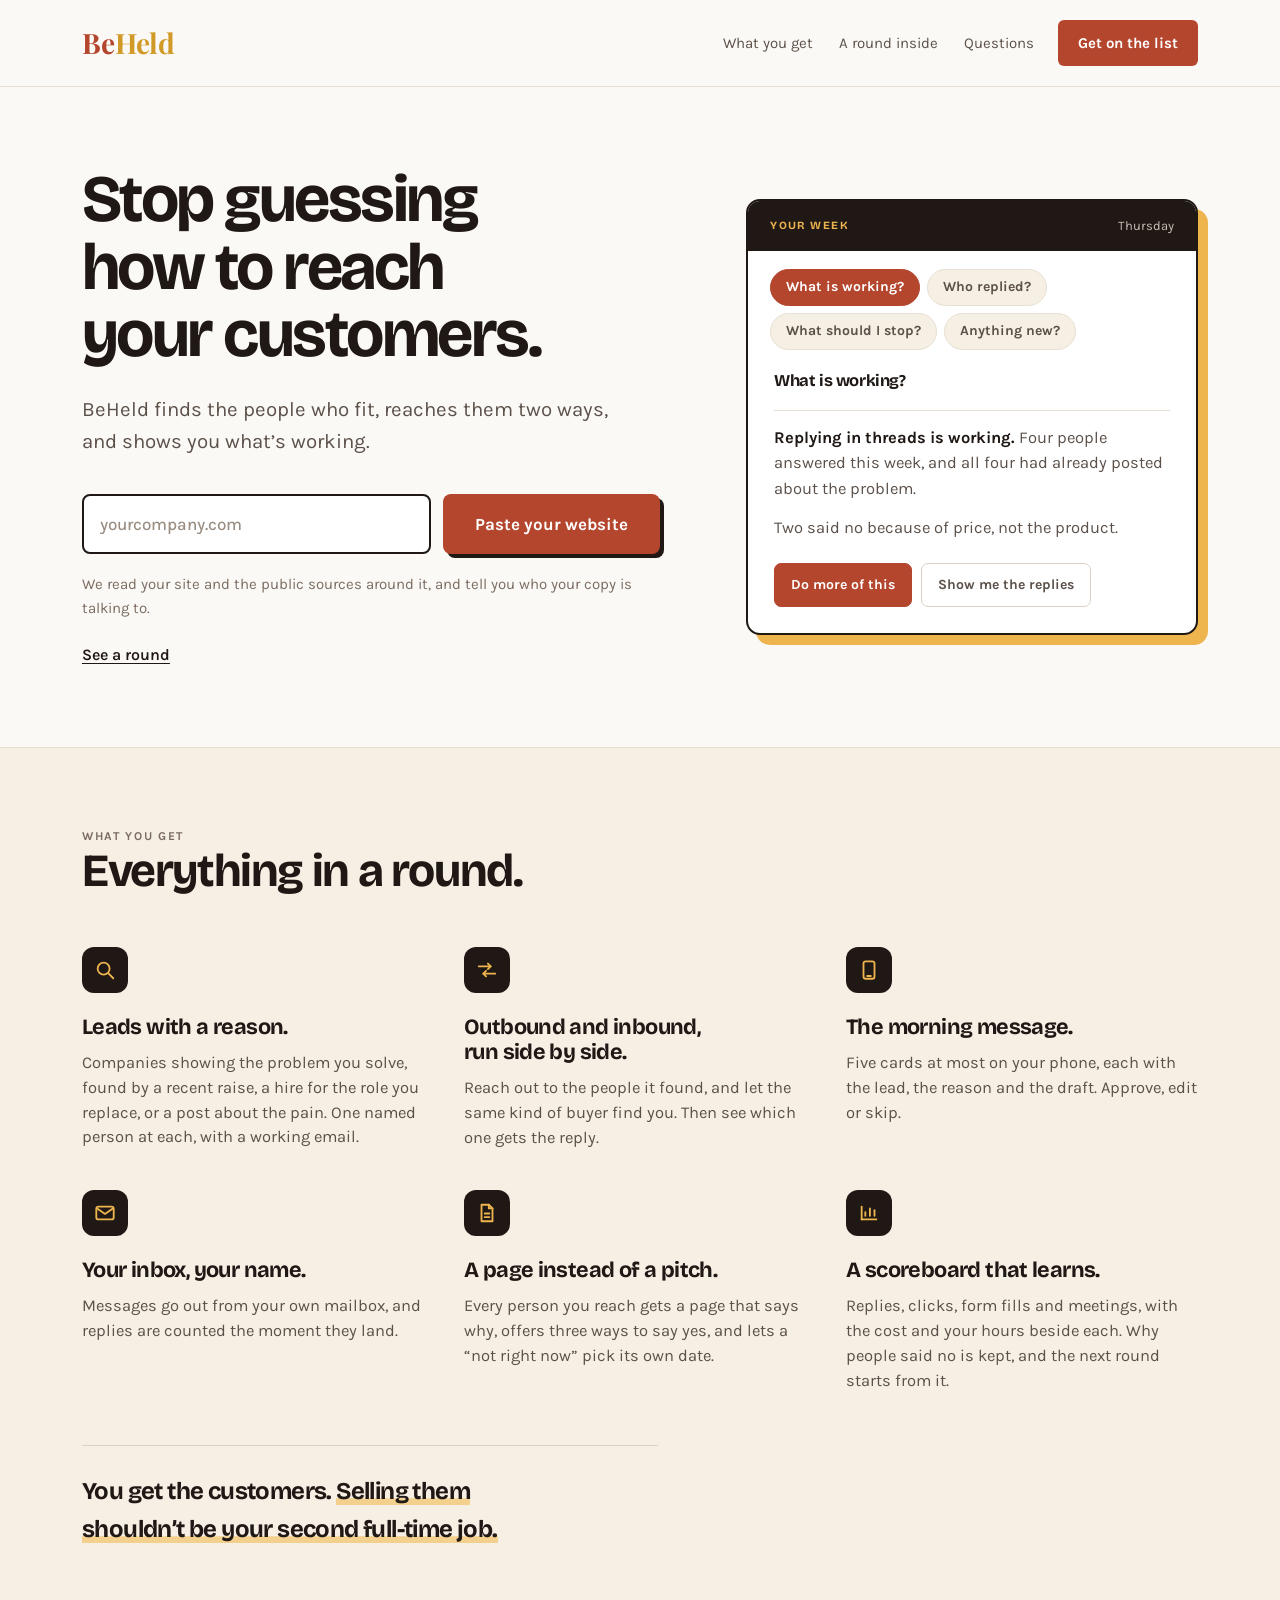
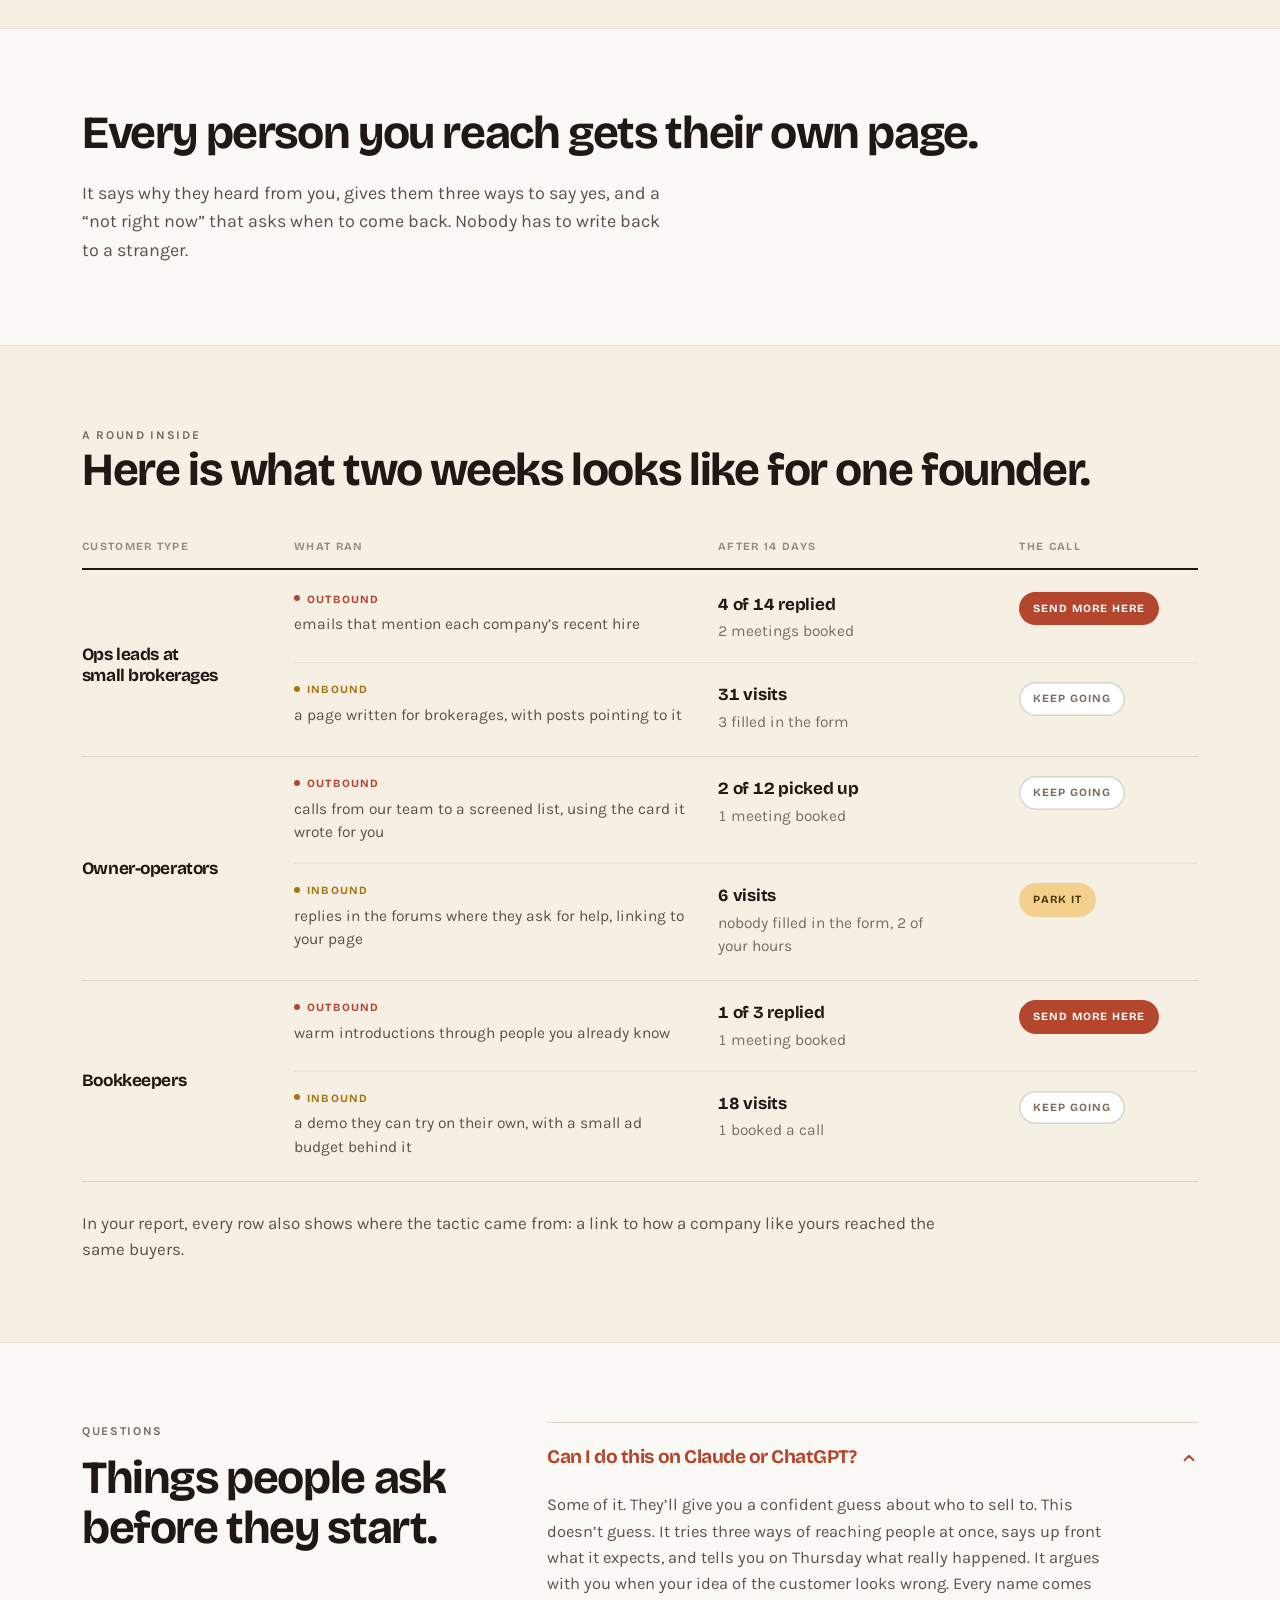
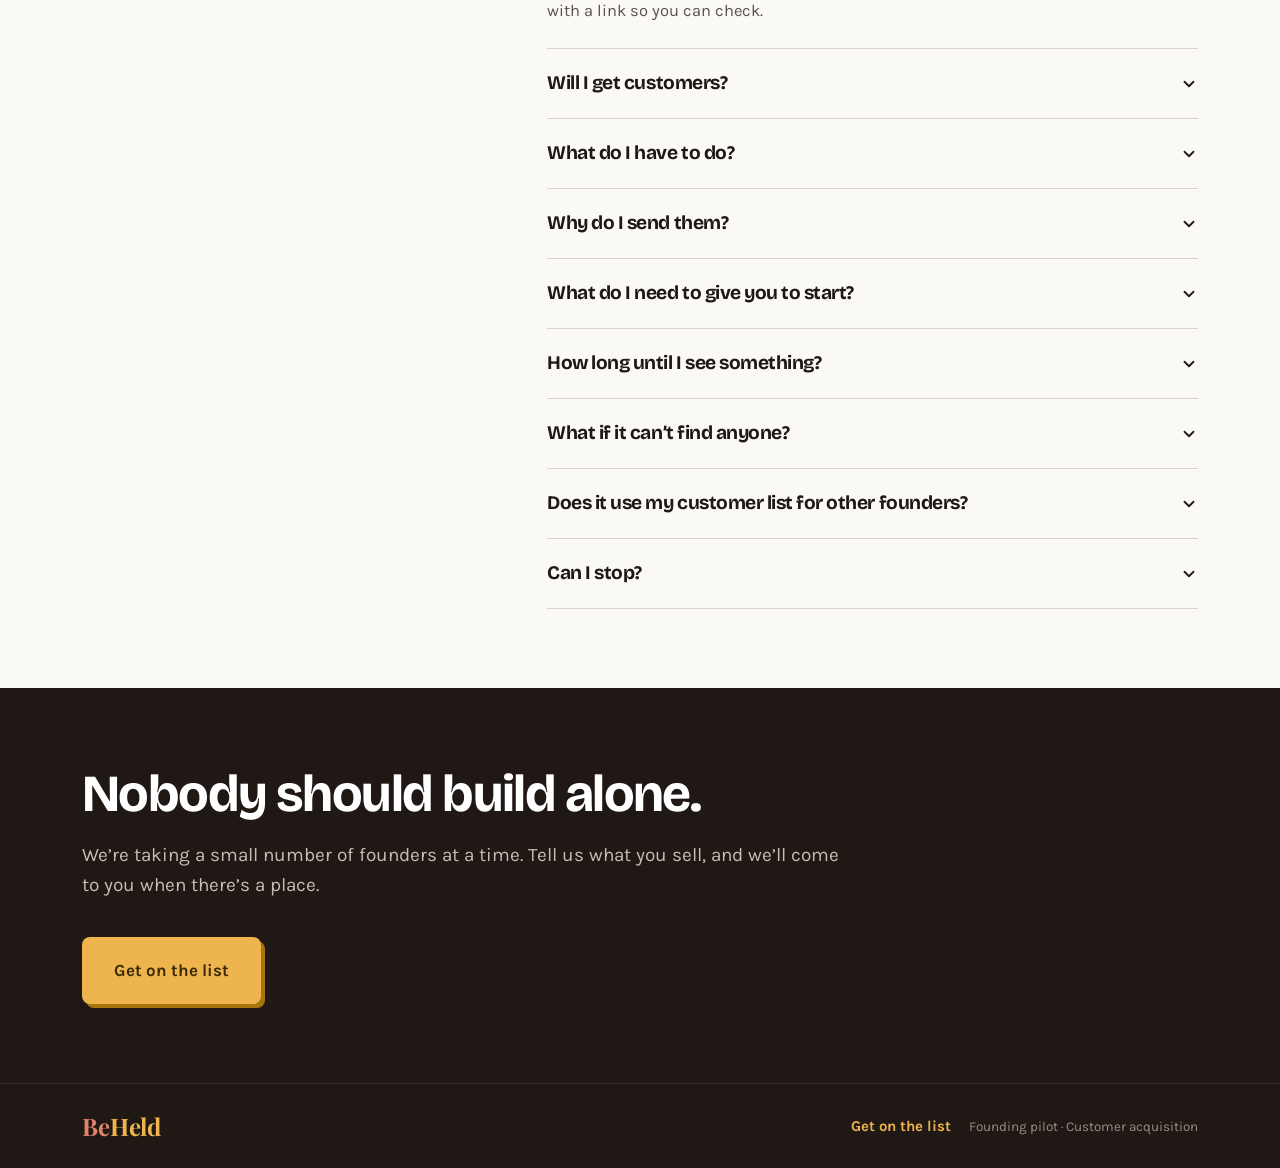
<file: index.html>
<!DOCTYPE html>
<html lang="en">
<head>
<meta charset="UTF-8">
<meta name="viewport" content="width=device-width, initial-scale=1.0">
<title>BeHeld · Stop guessing how to reach your customers.</title>
<meta name="description" content="BeHeld finds the people who fit, reaches them two ways, and shows you what’s working. Nothing goes out unless you have read it and sent it yourself.">
<link rel="canonical" href="https://beheld.tech/">
<meta name="theme-color" content="#FBF9F5">

<!-- Social sharing -->
<meta property="og:type" content="website">
<meta property="og:site_name" content="BeHeld">
<meta property="og:url" content="https://beheld.tech/">
<meta property="og:title" content="BeHeld · Stop guessing how to reach your customers.">
<meta property="og:description" content="BeHeld finds the people who fit, reaches them two ways, and shows you what’s working. Nothing goes out unless you have read it and sent it yourself.">
<meta property="og:image" content="https://beheld.tech/assets/img/og-waitlist.png">
<meta property="og:image:width" content="1200">
<meta property="og:image:height" content="630">
<meta property="og:image:alt" content="BeHeld · stop guessing how to reach your customers. It finds the people who fit, reaches them two ways, and shows you what is working.">
<meta name="twitter:card" content="summary_large_image">
<meta name="twitter:title" content="BeHeld · Stop guessing how to reach your customers.">
<meta name="twitter:description" content="BeHeld finds the people who fit, reaches them two ways, and shows you what’s working. Nothing goes out unless you have read it and sent it yourself.">
<meta name="twitter:image" content="https://beheld.tech/assets/img/og-waitlist.png">

<link rel="icon" href="assets/img/favicon.svg" type="image/svg+xml">
<link rel="apple-touch-icon" href="assets/img/apple-touch-icon.png">

<link rel="preconnect" href="https://fonts.googleapis.com">
<link rel="preconnect" href="https://fonts.gstatic.com" crossorigin>
<link href="https://fonts.googleapis.com/css2?family=Bricolage+Grotesque:opsz,wght@12..96,400..800&family=Karla:ital,wght@0,400;0,500;0,600;0,700;1,400&family=Playfair+Display:ital,wght@0,700;1,700&display=swap" rel="stylesheet">
<link rel="stylesheet" href="assets/css/styles.css?v=27">
<script src="assets/js/scan.js?v=3" defer></script>
</head>
<body>
<a class="skip" href="#main">Skip to content</a>

<!-- ══ NAV ══ -->
<header class="nav">
  <div class="wrap nav__inner">
    <a class="logo" href="#top"><b>Be</b><i>Held</i></a>
    <nav class="nav__links" aria-label="Primary">
      <a href="#what">What you get</a>
      <a href="#week">A round inside</a>
      <a href="#faq">Questions</a>
    </nav>
    <a class="nav__cta" href="https://tally.so/r/QK9bQG">Get on the list</a>
  </div>
</header>

<main id="main">

<!-- ══ 1 · HERO ══
     The form is the scan: paste a website, see who its copy is talking to.
     assets/js/scan.js runs it; without scripts the form opens the scan page
     on api.beheld.tech instead. When a scan finishes, the form gives way to
     the scan card (#scan-result), built by the script in the "Your week"
     card's style, and the "Your week" card is hidden until "Scan another
     site". The "Your week" card is still a radio group, not a script (see
     the .week block in the stylesheet). -->
<section class="section hero" id="top">
  <div class="wrap hero__inner">
    <div>
      <h1>Stop guessing how to reach your customers.</h1>
      <p class="hero__lede">BeHeld finds the people who fit, reaches them two ways, and shows you what’s working.</p>
      <div id="scan-start">
      <form class="scan-form" id="scan-form" action="https://api.beheld.tech/scan" method="get" novalidate>
        <input class="scan-input" id="scan-url" name="url" type="text" inputmode="url" autocomplete="url" autocapitalize="off" spellcheck="false" placeholder="yourcompany.com" aria-label="Your website">
        <button class="btn btn--primary" id="scan-go" type="submit">Paste your website</button>
      </form>
      <p class="fine">We read your site and the public sources around it, and tell you who your copy is talking to.</p>
      <ol class="scan-steps" id="scan-steps" hidden>
        <li>Reading your site</li>
        <li>Checking public sources</li>
        <li>Ranking buyers</li>
      </ol>
      <p class="scan-error" id="scan-error" hidden></p>
      <p class="hero__more"><a href="#week">See a round</a></p>
      </div>
      <div class="scan-result" id="scan-result" hidden></div>
      <!-- Everything the page changes on its own is also said here, once. -->
      <p class="visually-hidden" id="scan-live" aria-live="polite"></p>
    </div>

    <div class="week" id="week-card">
      <input class="week__in" type="radio" name="week" id="wk1" checked>
      <input class="week__in" type="radio" name="week" id="wk2">
      <input class="week__in" type="radio" name="week" id="wk3">
      <input class="week__in" type="radio" name="week" id="wk4">

      <div class="week__bar"><b>Your week</b><span>Thursday</span></div>

      <div class="week__tabs" role="tablist">
        <label for="wk1">What is working?</label>
        <label for="wk2">Who replied?</label>
        <label for="wk3">What should I stop?</label>
        <label for="wk4">Anything new?</label>
      </div>

      <div class="week__body">
        <div class="week__p">
          <p class="week__q">What is working?</p>
          <p><b>Replying in threads is working.</b> Four people answered this week, and all four had already posted about the problem.</p>
          <p>Two said no because of price, not the product.</p>
          <div class="week__acts"><a href="#week">Do more of this</a><a href="#week">Show me the replies</a></div>
        </div>
        <div class="week__p">
          <p class="week__q">Who replied?</p>
          <p><b>Four people replied, and two are worth a call.</b> Two run operations at small brokerages, one is an owner-operator, and one you already knew.</p>
          <p>The drafts are written and waiting for you to read.</p>
          <div class="week__acts"><a href="#week">Read the drafts</a><a href="#week">See all four</a></div>
        </div>
        <div class="week__p">
          <p class="week__q">What should I stop?</p>
          <p><b>Stop the warm introductions to bookkeepers.</b> Three went out, nothing came back, and nobody in that group talks about this in public.</p>
          <p>The next group is ready whenever you say so.</p>
          <div class="week__acts"><a href="#week">Park it</a><a href="#week">Leave it running</a></div>
        </div>
        <div class="week__p">
          <p class="week__q">Anything new?</p>
          <p><b>A kind of customer turned up that you had not listed.</b> Dispatchers at brokerages that outsource their bookkeeping have the same problem, and they decide faster.</p>
          <p>It can start looking at them next week.</p>
          <div class="week__acts"><a href="#week">Add it</a><a href="#week">Not now</a></div>
        </div>
      </div>
    </div>
  </div>
</section>

<!-- ══ 2 · WHAT YOU GET ══ -->
<section class="section band" id="what">
  <div class="wrap">
    <p class="eyebrow">What you get</p>
    <h2>Everything in a round.</h2>

    <div class="four">
      <div>
        <span class="four__i"><svg width="22" height="22" viewBox="0 0 24 24" fill="none" stroke="#EEB44D" stroke-width="2" stroke-linecap="round" stroke-linejoin="round" aria-hidden="true"><circle cx="10.5" cy="10.5" r="6.5"/><path d="M15.5 15.5 21 21"/></svg></span>
        <h3>Leads with a reason.</h3>
        <p>Companies showing the problem you solve, found by a recent raise, a hire for the role you replace, or a post about the pain. One named person at each, with a working email.</p>
      </div>
      <div>
        <span class="four__i"><svg width="22" height="22" viewBox="0 0 24 24" fill="none" stroke="#EEB44D" stroke-width="2" stroke-linecap="round" stroke-linejoin="round" aria-hidden="true"><path d="M3 8h13"/><path d="m13 5 3 3-3 3"/><path d="M21 16H8"/><path d="m11 13-3 3 3 3"/></svg></span>
        <h3>Outbound and inbound, run side by side.</h3>
        <p>Reach out to the people it found, and let the same kind of buyer find you. Then see which one gets the reply.</p>
      </div>
      <div>
        <span class="four__i"><svg width="22" height="22" viewBox="0 0 24 24" fill="none" stroke="#EEB44D" stroke-width="2" stroke-linecap="round" stroke-linejoin="round" aria-hidden="true"><rect x="6" y="2.5" width="12" height="19" rx="2.5"/><path d="M10 18.5h4"/></svg></span>
        <h3>The morning message.</h3>
        <p>Five cards at most on your phone, each with the lead, the reason and the draft. Approve, edit or skip.</p>
      </div>
      <div>
        <span class="four__i"><svg width="22" height="22" viewBox="0 0 24 24" fill="none" stroke="#EEB44D" stroke-width="2" stroke-linecap="round" stroke-linejoin="round" aria-hidden="true"><rect x="2.5" y="5" width="19" height="14" rx="2.5"/><path d="m3.5 7 8.5 6 8.5-6"/></svg></span>
        <h3>Your inbox, your name.</h3>
        <p>Messages go out from your own mailbox, and replies are counted the moment they land.</p>
      </div>
      <div>
        <span class="four__i"><svg width="22" height="22" viewBox="0 0 24 24" fill="none" stroke="#EEB44D" stroke-width="2" stroke-linecap="round" stroke-linejoin="round" aria-hidden="true"><path d="M6 3h8l4 4v14H6z"/><path d="M14 3v4h4"/><path d="M9.5 12.5h5"/><path d="M9.5 16.5h5"/></svg></span>
        <h3>A page instead of a pitch.</h3>
        <p>Every person you reach gets a page that says why, offers three ways to say yes, and lets a “not right now” pick its own date.</p>
      </div>
      <div>
        <span class="four__i"><svg width="22" height="22" viewBox="0 0 24 24" fill="none" stroke="#EEB44D" stroke-width="2" stroke-linecap="round" stroke-linejoin="round" aria-hidden="true"><path d="M4 19V5"/><path d="M4 19h16"/><path d="M8 15V11"/><path d="M13 15V7"/><path d="M18 15v-6"/></svg></span>
        <h3>A scoreboard that learns.</h3>
        <p>Replies, clicks, form fills and meetings, with the cost and your hours beside each. Why people said no is kept, and the next round starts from it.</p>
      </div>
    </div>

    <p class="four__foot">You get the customers. <em>Selling them shouldn’t be your second full-time job.</em></p>
  </div>
</section>

<!-- ══ 3 · THE PAGE ══ -->
<section class="section" id="page">
  <div class="wrap">
    <h2>Every person you reach gets their own page.</h2>
    <p class="lede stmt">It says why they heard from you, gives them three ways to say yes, and a “not right now” that asks when to come back. Nobody has to write back to a stranger.</p>
  </div>
</section>

<!-- ══ 4 · A ROUND INSIDE ══
     The eyebrow says one founder and no real company is named, because no
     round has produced data yet. When one has, name it, swap in the real
     numbers, and change the eyebrow. Do not do one without the others. -->
<section class="section band" id="week">
  <div class="wrap">
    <p class="eyebrow">A round inside</p>
    <h2>Here is what two weeks looks like for one founder.</h2>

    <div class="round__wrap">
      <table class="round">
        <colgroup><col class="c-who"><col class="c-ran"><col class="c-res"><col class="c-call"></colgroup>
        <thead>
          <tr>
            <th scope="col">Customer type</th>
            <th scope="col">What ran</th>
            <th scope="col">After 14 days</th>
            <th scope="col">The call</th>
          </tr>
        </thead>
        <tbody>
          <tr>
            <th class="round__who" scope="rowgroup" rowspan="2">Ops leads at small brokerages</th>
            <td class="round__ran" data-l="What ran"><span class="chan chan--out">Outbound</span>emails that mention each company’s recent hire</td>
            <td class="round__res" data-l="After 14 days"><b>4 of 14 replied</b><span>2 meetings booked</span></td>
            <td class="round__call" data-l="The call"><span class="verd verd--go">Send more here</span></td>
          </tr>
          <tr>
            <td class="round__ran" data-l="What ran"><span class="chan chan--in">Inbound</span>a page written for brokerages, with posts pointing to it</td>
            <td class="round__res" data-l="After 14 days"><b>31 visits</b><span>3 filled in the form</span></td>
            <td class="round__call" data-l="The call"><span class="verd verd--keep">Keep going</span></td>
          </tr>
        </tbody>
        <tbody>
          <tr>
            <th class="round__who" scope="rowgroup" rowspan="2">Owner-operators</th>
            <td class="round__ran" data-l="What ran"><span class="chan chan--out">Outbound</span>calls from our team to a screened list, using the card it wrote for you</td>
            <td class="round__res" data-l="After 14 days"><b>2 of 12 picked up</b><span>1 meeting booked</span></td>
            <td class="round__call" data-l="The call"><span class="verd verd--keep">Keep going</span></td>
          </tr>
          <tr>
            <td class="round__ran" data-l="What ran"><span class="chan chan--in">Inbound</span>replies in the forums where they ask for help, linking to your page</td>
            <td class="round__res" data-l="After 14 days"><b>6 visits</b><span>nobody filled in the form, 2 of your hours</span></td>
            <td class="round__call" data-l="The call"><span class="verd verd--park">Park it</span></td>
          </tr>
        </tbody>
        <tbody>
          <tr>
            <th class="round__who" scope="rowgroup" rowspan="2">Bookkeepers</th>
            <td class="round__ran" data-l="What ran"><span class="chan chan--out">Outbound</span>warm introductions through people you already know</td>
            <td class="round__res" data-l="After 14 days"><b>1 of 3 replied</b><span>1 meeting booked</span></td>
            <td class="round__call" data-l="The call"><span class="verd verd--go">Send more here</span></td>
          </tr>
          <tr>
            <td class="round__ran" data-l="What ran"><span class="chan chan--in">Inbound</span>a demo they can try on their own, with a small ad budget behind it</td>
            <td class="round__res" data-l="After 14 days"><b>18 visits</b><span>1 booked a call</span></td>
            <td class="round__call" data-l="The call"><span class="verd verd--keep">Keep going</span></td>
          </tr>
        </tbody>
      </table>
    </div>

    <p class="board__foot">In your report, every row also shows where the tactic came from: a link to how a company like yours reached the same buyers.</p>
  </div>
</section>

<!-- ══ 5 · QUESTIONS ══ -->
<section class="section" id="faq">
  <div class="wrap qa__inner">
    <div>
      <p class="eyebrow">Questions</p>
      <h2>Things people ask before they start.</h2>
    </div>

    <div class="faq">
      <details open>
        <summary>Can I do this on Claude or ChatGPT?<svg class="chev" width="18" height="18" viewBox="0 0 24 24" fill="none" stroke="currentColor" stroke-width="2.4" stroke-linecap="round" stroke-linejoin="round" aria-hidden="true"><path d="m6 9 6 6 6-6"/></svg></summary>
        <p class="faq__a">Some of it. They’ll give you a confident guess about who to sell to. This doesn’t guess. It tries three ways of reaching people at once, says up front what it expects, and tells you on Thursday what really happened. It argues with you when your idea of the customer looks wrong. Every name comes with a link so you can check.</p>
      </details>
      <details>
        <summary>Will I get customers?<svg class="chev" width="18" height="18" viewBox="0 0 24 24" fill="none" stroke="currentColor" stroke-width="2.4" stroke-linecap="round" stroke-linejoin="round" aria-hidden="true"><path d="m6 9 6 6 6-6"/></svg></summary>
        <p class="faq__a">Nobody can promise that, and you should be wary of anyone who does. What you’ll get is real people who fit, a way of reaching them that you’ve seen work, and a clear answer if it isn’t working, so you change the offer or the customer instead of guessing for another month.</p>
      </details>
      <details>
        <summary>What do I have to do?<svg class="chev" width="18" height="18" viewBox="0 0 24 24" fill="none" stroke="currentColor" stroke-width="2.4" stroke-linecap="round" stroke-linejoin="round" aria-hidden="true"><path d="m6 9 6 6 6-6"/></svg></summary>
        <p class="faq__a">About twenty minutes a week. You read what it found, say yes or no, and send the messages yourself.</p>
      </details>
      <details>
        <summary>Why do I send them?<svg class="chev" width="18" height="18" viewBox="0 0 24 24" fill="none" stroke="currentColor" stroke-width="2.4" stroke-linecap="round" stroke-linejoin="round" aria-hidden="true"><path d="m6 9 6 6 6-6"/></svg></summary>
        <p class="faq__a">Because it’s your name. Nothing goes out that you haven’t read.</p>
      </details>
      <details>
        <summary>What do I need to give you to start?<svg class="chev" width="18" height="18" viewBox="0 0 24 24" fill="none" stroke="currentColor" stroke-width="2.4" stroke-linecap="round" stroke-linejoin="round" aria-hidden="true"><path d="m6 9 6 6 6-6"/></svg></summary>
        <p class="faq__a">What you built, who you think will buy it, and any customers or contacts you already have. If you have none, that’s fine. It starts from your website.</p>
      </details>
      <details>
        <summary>How long until I see something?<svg class="chev" width="18" height="18" viewBox="0 0 24 24" fill="none" stroke="currentColor" stroke-width="2.4" stroke-linecap="round" stroke-linejoin="round" aria-hidden="true"><path d="m6 9 6 6 6-6"/></svg></summary>
        <p class="faq__a">The first list within a couple of days. The first Thursday report a week after that. Two weeks to know which way of reaching people works.</p>
      </details>
      <details>
        <summary>What if it can’t find anyone?<svg class="chev" width="18" height="18" viewBox="0 0 24 24" fill="none" stroke="currentColor" stroke-width="2.4" stroke-linecap="round" stroke-linejoin="round" aria-hidden="true"><path d="m6 9 6 6 6-6"/></svg></summary>
        <p class="faq__a">It tells you. A customer nobody’s talking about is worth knowing early, and it’ll suggest who to look at instead.</p>
      </details>
      <details>
        <summary>Does it use my customer list for other founders?<svg class="chev" width="18" height="18" viewBox="0 0 24 24" fill="none" stroke="currentColor" stroke-width="2.4" stroke-linecap="round" stroke-linejoin="round" aria-hidden="true"><path d="m6 9 6 6 6-6"/></svg></summary>
        <p class="faq__a">No. What it learns about your customers stays with you. What it learns about which tactics work is shared without names.</p>
      </details>
      <details>
        <summary>Can I stop?<svg class="chev" width="18" height="18" viewBox="0 0 24 24" fill="none" stroke="currentColor" stroke-width="2.4" stroke-linecap="round" stroke-linejoin="round" aria-hidden="true"><path d="m6 9 6 6 6-6"/></svg></summary>
        <p class="faq__a">Any time. It stops when you say so, and you keep everything it found.</p>
      </details>
    </div>
  </div>
</section>

<!-- ══ 6 · CLOSE ══ -->
<section class="section close">
  <div class="wrap">
    <h2>Nobody should build alone.</h2>
    <p>We’re taking a small number of founders at a time. Tell us what you sell, and we’ll come to you when there’s a place.</p>
    <div class="btn-row"><a class="btn btn--gold" href="https://tally.so/r/QK9bQG">Get on the list</a></div>
  </div>
</section>

</main>

<footer class="footer">
  <div class="wrap footer__inner">
    <span class="logo"><b>Be</b><i>Held</i></span>
    <a class="footer__cta" href="https://tally.so/r/QK9bQG">Get on the list</a>
    <small>Founding pilot · Customer acquisition</small>
  </div>
</footer>

</body>
</html>
</file>
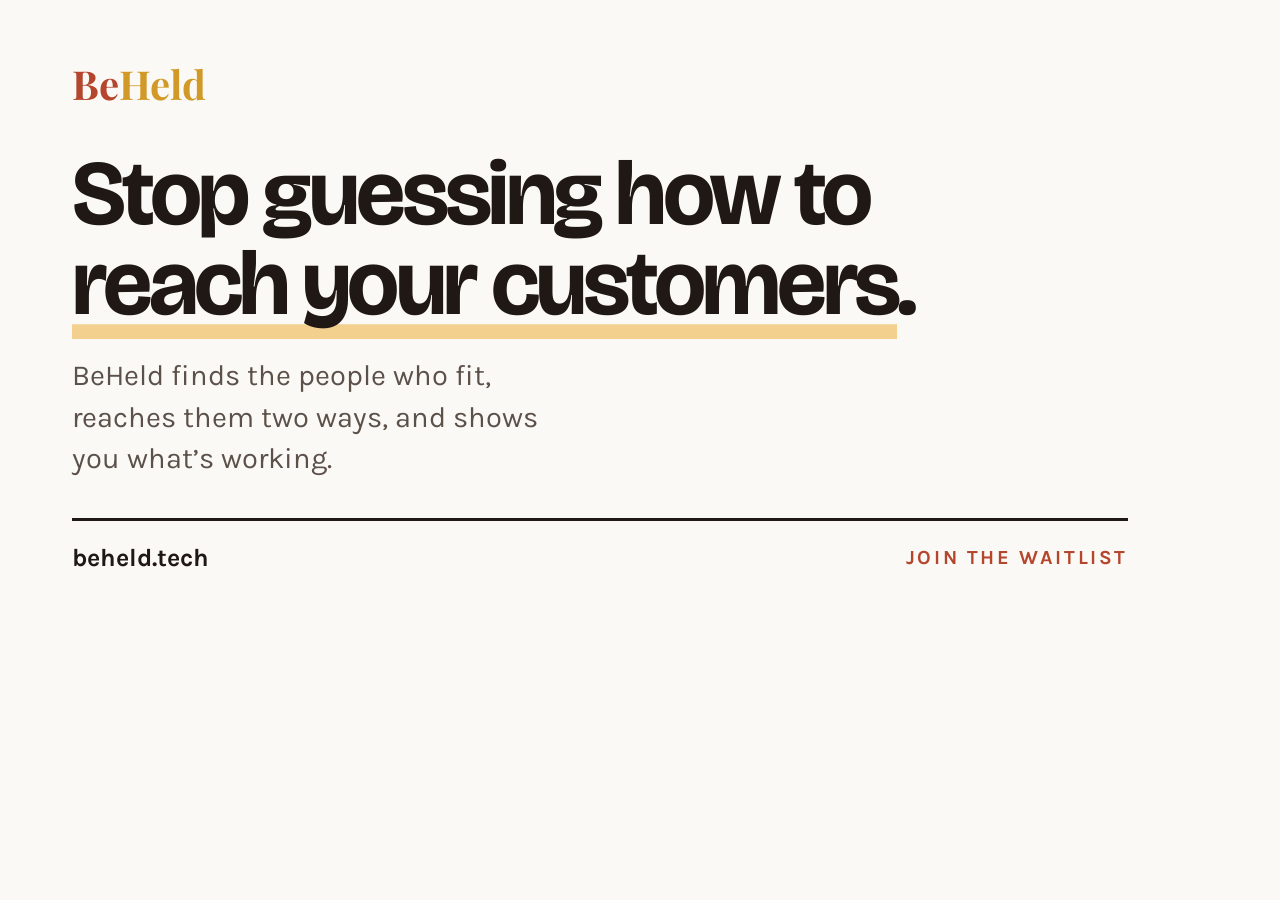
<file: assets/img/og-card.html>
<!DOCTYPE html><html><head><meta charset="utf-8">
<link href="https://fonts.googleapis.com/css2?family=Bricolage+Grotesque:opsz,wght@12..96,400..800&family=Karla:wght@400;500;700&family=Playfair+Display:wght@700&display=swap" rel="stylesheet">
<style>
  :root{--paper:#FBF9F5;--ink:#1F1815;--muted:#5C514A;--brand:#B5462E;--gold:#EEB44D;--gold-soft:#F4D08F;--line:#E8DFD4;}
  *{box-sizing:border-box;margin:0}
  html,body{width:1200px;height:630px}
  body{background:var(--paper);font-family:Karla,sans-serif;color:var(--ink);
       display:flex;flex-direction:column;justify-content:space-between;padding:64px 72px 58px;overflow:hidden}
  .logo{font-family:'Playfair Display',serif;font-size:40px;font-weight:700;line-height:1}
  .logo b{color:var(--brand)} .logo i{color:#D19A28;font-style:normal}
  h1{font-family:'Bricolage Grotesque',sans-serif;font-weight:700;font-size:92px;line-height:.98;
     letter-spacing:-.04em;max-width:15.5ch;margin-top:6px}
  h1 em{font-style:normal;box-shadow:inset 0 -.16em 0 var(--gold-soft)}
  p{font-size:29px;line-height:1.42;color:var(--muted);max-width:30ch;margin-top:26px}
  .foot{display:flex;align-items:center;justify-content:space-between;gap:24px;
        border-top:3px solid var(--ink);padding-top:22px}
  .foot span{font-size:25px;font-weight:700;color:var(--ink)}
  .foot small{font-size:20px;font-weight:700;letter-spacing:.13em;text-transform:uppercase;color:var(--brand)}
  .mid{flex:1;display:flex;flex-direction:column;justify-content:center}
</style></head><body>
  <div class="logo"><b>Be</b><i>Held</i></div>
  <div class="mid">
    <h1>Stop guessing how to <em>reach your customers</em>.</h1>
    <p>BeHeld finds the people who fit, reaches them two ways, and shows you what’s working.</p>
  </div>
  <div class="foot"><span>beheld.tech</span><small>Join the waitlist</small></div>
</body></html>
</file>
<file: assets/css/styles.css>
/* BeHeld — landing page
   Design tokens lifted from the design canvas (Bricolage Grotesque + Karla,
   warm paper/terracotta). Light only: the design commits to a single look.

   The page has no JavaScript. The two interactive pieces — the weekly report
   tabs and the FAQ — are a radio group and <details> respectively, so both
   work with scripting off. */

:root {
  --paper:      #FBF9F5;
  --band:       #F6EFE4;
  --card:       #FFFFFF;
  --line:       #E8DFD4;
  --line-soft:  #DBD1C6;

  --ink:        #1F1815;
  --ink-2:      #2C2320;
  --muted:      #5C514A;
  --muted-2:    #7A6C62;
  --muted-3:    #9A8D82;

  --brand:      #B5462E;
  --brand-dark: #8F3521;

  --gold:       #EEB44D;
  --gold-soft:  #F4D08F;
  --gold-mid:   #EBA222;
  --gold-dark:  #A9750E;
  --gold-ink:   #4A3608;

  --on-dark:    #C9BDB2;
  --on-dark-2:  #DBD1C6;

  --display: 'Bricolage Grotesque', 'Trebuchet MS', system-ui, sans-serif;
  --body: Karla, 'Helvetica Neue', Arial, sans-serif;
  --serif: 'Playfair Display', Georgia, 'Times New Roman', serif;

  /* the page's underlying column ratio — heads and lists share it */
  --col-a: minmax(0, 7fr);
  --col-b: minmax(0, 11fr);
  --col-gap: clamp(24px, 4vw, 72px);

  --gutter: clamp(20px, 6.4vw, 96px);
  --section-y: clamp(56px, 6.2vw, 88px);
  --radius: 10px;
}

*, *::before, *::after { box-sizing: border-box; }

html { -webkit-text-size-adjust: 100%; scroll-behavior: smooth; }
@media (prefers-reduced-motion: reduce) { html { scroll-behavior: auto; } }

body {
  margin: 0;
  background: var(--paper);
  color: var(--ink);
  font-family: var(--body);
  font-size: 17px;
  line-height: 1.6;
  -webkit-font-smoothing: antialiased;
}

a { color: var(--brand); text-decoration: none; }
a:hover { color: var(--brand-dark); }
:focus-visible { outline: 3px solid var(--brand); outline-offset: 3px; border-radius: 4px; }

img, svg { max-width: 100%; }
svg { flex: none; }

h1, h2, h3 { font-family: var(--display); font-weight: 700; letter-spacing: -0.03em; margin: 0; }
h1 { font-size: clamp(40px, 5.6vw, 66px); line-height: 1.02; letter-spacing: -0.038em; text-wrap: balance; }
h2 { font-size: clamp(30px, 3.6vw, 46px); line-height: 1.08; text-wrap: balance; }
p { margin: 0; }

.wrap { max-width: 1440px; margin-inline: auto; padding-inline: var(--gutter); }
.section { padding-block: var(--section-y); }
.band { background: var(--band); border-block: 1.5px solid var(--line); }
.eyebrow {
  font-size: 12px; font-weight: 700; letter-spacing: 0.14em;
  text-transform: uppercase; color: var(--muted-2);
}
.lede { font-size: clamp(17px, 1.4vw, 19px); line-height: 1.6; color: var(--muted); max-width: 44ch; text-wrap: pretty; }

.skip {
  position: absolute; left: -9999px; top: 0; z-index: 10;
  background: var(--ink); color: #FFF; padding: 12px 18px; border-radius: 0 0 8px 0;
}
.skip:focus { left: 0; color: #FFF; }

/* ---------- buttons ---------- */
.btn {
  display: inline-flex; align-items: center; justify-content: center; gap: 10px;
  border-radius: 8px; font-size: 17px; font-weight: 700; font-family: var(--body);
  padding: 18px 30px; border: 2px solid transparent; cursor: pointer;
  min-height: 44px; text-align: center;
}
.btn--primary { background: var(--brand); color: #FFFFFF; box-shadow: 4px 4px 0 var(--ink); }
.btn--primary:hover { background: var(--brand-dark); color: #FFFFFF; }
.btn--ghost { background: transparent; color: var(--ink); border-color: var(--ink); }
.btn--ghost:hover { background: var(--ink); color: var(--paper); }
.btn--gold { background: var(--gold); color: #3A2A05; box-shadow: 4px 4px 0 var(--gold-dark); }
.btn--gold:hover { background: var(--gold-soft); color: #3A2A05; }
.btn-row { display: flex; flex-wrap: wrap; align-items: center; gap: 14px; margin-top: 36px; }

/* ---------- nav ---------- */
.nav { border-bottom: 1.5px solid var(--line); background: var(--paper); }
.nav__inner { display: flex; align-items: center; gap: 24px; padding-block: 20px; flex-wrap: wrap; }
/* Wordmark: a serif logotype, two-tone. Deeper gold on paper so it holds up
   at nav size; the lighter gold takes over on the dark footer. */
.logo {
  font-family: var(--serif);
  font-size: 28px; font-weight: 700; letter-spacing: -0.005em; line-height: 1;
  --logo-1: var(--brand);
  --logo-2: #D19A28;
}
.logo b { color: var(--logo-1); font-weight: 700; }
.logo i { color: var(--logo-2); font-style: normal; font-weight: 700; }
.logo:hover b { color: var(--brand-dark); }
.nav__links { display: flex; gap: 26px; margin-left: auto; flex-wrap: wrap; }
.nav__links a { font-size: 15px; color: var(--muted); }
.nav__cta {
  background: var(--brand); color: #FFF; border-radius: 6px; padding: 11px 20px;
  font-size: 15px; font-weight: 700; min-height: 44px; display: inline-flex; align-items: center;
}
.nav__cta:hover { background: var(--brand-dark); color: #FFF; }
@media (max-width: 860px) { .nav__links { display: none; } .nav__cta { margin-left: auto; } }
@media (max-width: 400px) { .nav__cta { font-size: 14px; padding-inline: 15px; } .logo { font-size: 25px; } }

/* ---------- hero ---------- */
.hero__inner { display: grid; grid-template-columns: minmax(0, 1fr) 452px; gap: clamp(40px, 5.4vw, 84px); align-items: center; }
@media (max-width: 1100px) { .hero__inner { grid-template-columns: minmax(0, 1fr); } }

/* The line above the headline names the problem the headline answers. */
.hook {
  font-family: var(--display); font-weight: 500;
  font-size: clamp(19px, 1.9vw, 25px); line-height: 1.3; letter-spacing: -0.02em;
  color: var(--muted); margin-bottom: 20px; max-width: 22em;
}
.hook b { color: var(--ink); font-weight: 700; box-shadow: inset 0 -0.30em 0 var(--gold-soft); }
.hero h1 { max-width: 9em; }
.hero__lede { font-size: clamp(18px, 1.6vw, 21px); line-height: 1.55; color: var(--muted); max-width: 27em; margin-top: 26px; text-wrap: pretty; }
.hero__lede b { color: var(--ink); font-weight: 700; }
.fine { margin-top: 18px; font-size: 15px; color: var(--muted-2); }

/* ---------- the weekly report card ----------
   Four questions as a radio group, so it works without JavaScript and stays
   keyboard-navigable. The inputs sit before the tabs and panels so the
   :checked sibling selectors below can reach both. */
.week {
  position: relative;
  background: var(--card); border: 2px solid var(--ink); border-radius: 14px;
  box-shadow: 10px 10px 0 var(--gold); overflow: hidden;
}
.week__in { position: absolute; opacity: 0; width: 1px; height: 1px; pointer-events: none; }
.week__bar { display: flex; align-items: center; padding: 15px 22px; background: var(--ink); }
.week__bar b { font-family: var(--display); font-size: 11px; font-weight: 700; letter-spacing: 0.13em; text-transform: uppercase; color: var(--gold); }
.week__bar span { margin-left: auto; font-size: 13px; color: var(--on-dark); }

.week__tabs { display: flex; flex-wrap: wrap; gap: 7px; padding: 18px 22px 0; }
.week__tabs label {
  font-size: 14px; font-weight: 700; color: var(--muted); background: var(--band);
  border: 1.5px solid var(--line); border-radius: 999px; padding: 9px 15px;
  cursor: pointer; line-height: 1.2;
}
.week__tabs label:hover { border-color: var(--line-soft); color: var(--ink); }

.week__body { padding: 18px 26px 26px; min-height: 254px; }
.week__q { font-family: var(--display); font-weight: 700; font-size: clamp(19px, 1.7vw, 22px); letter-spacing: -0.025em; line-height: 1.25; padding-bottom: 16px; border-bottom: 1.5px solid var(--line); }
.week__p { display: none; }
.week__p p { font-size: 16.5px; line-height: 1.55; color: var(--muted); margin-top: 14px; text-wrap: pretty; }
.week__p b { color: var(--ink); font-weight: 700; }
.week__p .week__q { margin-top: 0; color: var(--ink); }
.week__acts { display: flex; flex-wrap: wrap; gap: 9px; margin-top: 22px; }
.week__acts a { border-radius: 7px; font-size: 14px; font-weight: 700; padding: 10px 16px; border: 1.5px solid var(--line-soft); color: var(--muted); }
.week__acts a:first-child { background: var(--brand); border-color: var(--brand); color: #FFF; }
.week__acts a:first-child:hover { background: var(--brand-dark); color: #FFF; }

/* one rule per tab: light the label, reveal the panel, name the question */
#wk1:checked ~ .week__tabs label[for="wk1"],
#wk2:checked ~ .week__tabs label[for="wk2"],
#wk3:checked ~ .week__tabs label[for="wk3"],
#wk4:checked ~ .week__tabs label[for="wk4"] { background: var(--brand); border-color: var(--brand); color: #FFF; }
#wk1:focus-visible ~ .week__tabs label[for="wk1"],
#wk2:focus-visible ~ .week__tabs label[for="wk2"],
#wk3:focus-visible ~ .week__tabs label[for="wk3"],
#wk4:focus-visible ~ .week__tabs label[for="wk4"] { outline: 3px solid var(--brand); outline-offset: 3px; }
#wk1:checked ~ .week__body .week__p:nth-of-type(1),
#wk2:checked ~ .week__body .week__p:nth-of-type(2),
#wk3:checked ~ .week__body .week__p:nth-of-type(3),
#wk4:checked ~ .week__body .week__p:nth-of-type(4) { display: block; animation: rise .24s ease-out; }
@keyframes rise { from { opacity: 0; transform: translateY(7px); } to { opacity: 1; transform: none; } }
@media (prefers-reduced-motion: reduce) { .week__p { animation: none !important; } }

/* ---------- the page ---------- */
.stmt { margin-top: 22px; max-width: 54ch; }

/* ---------- what you get ---------- */
.four { display: grid; grid-template-columns: repeat(3, minmax(0, 1fr)); gap: 40px 30px; margin-top: clamp(34px, 4vw, 52px); }
.four__i { width: 46px; height: 46px; border-radius: 12px; background: var(--ink); display: flex; align-items: center; justify-content: center; }
.four h3 { font-size: clamp(20px, 1.7vw, 23px); line-height: 1.15; letter-spacing: -0.028em; margin-top: 22px; text-wrap: balance; }
.four p { font-size: 16.5px; line-height: 1.5; color: var(--muted); margin-top: 11px; text-wrap: pretty; }
.four__foot {
  margin-top: clamp(34px, 4vw, 52px); padding-top: 26px; border-top: 1.5px solid var(--line-soft);
  font-family: var(--display); font-weight: 700; font-size: clamp(20px, 1.9vw, 24px);
  letter-spacing: -0.025em; text-wrap: balance; max-width: 24em;
}
.four__foot em { font-style: normal; box-shadow: inset 0 -0.28em 0 var(--gold-soft); }
@media (max-width: 1000px) { .four { grid-template-columns: repeat(2, minmax(0, 1fr)); gap: 34px 26px; } }
@media (max-width: 560px) { .four { grid-template-columns: minmax(0, 1fr); } }

/* ---------- a round inside ----------
   A real table, so the columns are announced with the cells. The eye is
   meant to land on the channel tag, then the number, then the pill — so
   the prose in between is the quietest thing in the row. Below 900px each
   customer type becomes one card and the column heads move onto the cells
   as labels, which is what the data-l attributes are for. */
.round__wrap { margin-top: clamp(30px, 3.4vw, 44px); overflow-x: auto; }
.round { width: 100%; max-width: 1140px; border-collapse: collapse; text-align: left; }
.c-who { width: 19%; } .c-ran { width: 38%; } .c-res { width: 27%; } .c-call { width: 16%; }

.round thead th {
  font-family: var(--display); font-size: 11px; font-weight: 700; letter-spacing: 0.12em;
  text-transform: uppercase; color: var(--muted-3); padding: 0 28px 12px 0;
  border-bottom: 2px solid var(--ink); white-space: nowrap;
}
.round thead th:last-child, .round td:last-child { padding-right: 0; }

.round tbody { border-bottom: 1.5px solid var(--line-soft); }
.round tbody:first-of-type tr:first-child td, .round tbody:first-of-type tr:first-child .round__who { padding-top: 22px; }
.round tbody tr:last-child td, .round tbody tr:last-child .round__who { padding-bottom: 22px; }
.round td { padding: 19px 28px 19px 0; vertical-align: top; }
.round tbody tr + tr td { border-top: 1.5px solid var(--line); }

.round__who {
  font-family: var(--display); font-weight: 700; font-size: clamp(17px, 1.35vw, 19px);
  letter-spacing: -0.025em; line-height: 1.22; color: var(--ink);
  vertical-align: middle; padding: 18px 28px 18px 0; text-wrap: balance;
}

/* the channel is the thing you scan down, so it gets the colour */
.chan {
  display: block; margin-bottom: 5px; font-family: var(--display);
  font-size: 11px; font-weight: 700; letter-spacing: 0.11em; text-transform: uppercase;
}
.chan::before { content: ""; display: inline-block; width: 6px; height: 6px; border-radius: 999px; margin-right: 7px; vertical-align: 1.5px; background: currentColor; }
.chan--out { color: var(--brand); }
.chan--in { color: var(--gold-dark); }
.round__ran { font-size: 15.5px; line-height: 1.5; color: var(--muted); text-wrap: pretty; }

/* the number first, the detail under it and quieter */
.round__res { font-size: 15.5px; line-height: 1.5; font-variant-numeric: tabular-nums; }
.round__res b { display: block; font-family: var(--display); font-weight: 700; font-size: 17px; letter-spacing: -0.015em; color: var(--ink); }
.round__res span { display: block; margin-top: 3px; color: var(--muted-2); text-wrap: pretty; }

.round__call { vertical-align: middle; }
.verd {
  font-family: var(--display); font-size: 11px; font-weight: 700; letter-spacing: 0.09em;
  text-transform: uppercase; border-radius: 999px; padding: 8px 14px; display: inline-block;
  white-space: nowrap;
}
.verd--go { background: var(--brand); color: #FFF; }
.verd--keep { background: var(--card); color: var(--muted-2); box-shadow: inset 0 0 0 1.5px var(--line-soft); }
.verd--park { background: var(--gold-soft); color: var(--gold-ink); }
.board__foot { margin-top: 28px; font-size: 17px; line-height: 1.55; color: var(--muted); max-width: 52em; text-wrap: pretty; }

@media (max-width: 900px) {
  .round__wrap { overflow-x: visible; }
  .round, .round tbody, .round tr, .round td, .round__who { display: block; width: auto; max-width: none; }
  .round thead { position: absolute; width: 1px; height: 1px; overflow: hidden; clip: rect(0 0 0 0); white-space: nowrap; }
  .round tbody { border-bottom: 0; border-top: 2px solid var(--ink); padding-block: 20px 26px; }
  .round__who { padding: 0 0 12px; font-size: 21px; }
  .round tbody:first-of-type tr:first-child td, .round tbody:first-of-type tr:first-child .round__who { padding-top: 0; }
  .round tbody tr:last-child td, .round tbody tr:last-child .round__who { padding-bottom: 9px; }
  .round tr { padding-top: 18px; }
  .round td { padding: 0 0 9px; border-top: 0; }
  .round tbody tr + tr td { border-top: 0; }
  .round td[data-l]::before {
    content: attr(data-l); display: block; margin-bottom: 2px;
    font-family: var(--display); font-size: 10.5px; font-weight: 700; letter-spacing: 0.11em;
    text-transform: uppercase; color: var(--muted-3);
  }
  .round td.round__ran[data-l]::before { display: none; }
  .round td:last-child { padding-bottom: 0; }
}

/* ---------- questions ----------
   <details> so the answers are readable with scripting off, and so the
   browser handles the keyboard and the open state for us. */
.qa__inner { display: grid; grid-template-columns: var(--col-a) var(--col-b); gap: var(--col-gap); align-items: start; }
.qa__inner h2 { margin-top: 12px; max-width: 11em; }
.faq { border-top: 1.5px solid var(--line-soft); }
.faq details { border-bottom: 1.5px solid var(--line-soft); }
.faq summary {
  display: flex; align-items: flex-start; justify-content: space-between; gap: 24px;
  padding: 22px 0; cursor: pointer; list-style: none;
  font-family: var(--display); font-weight: 700; font-size: clamp(18px, 1.5vw, 20px);
  letter-spacing: -0.025em; line-height: 1.3; color: var(--ink);
}
.faq summary::-webkit-details-marker { display: none; }
.faq summary:hover { color: var(--brand); }
.faq details[open] summary { color: var(--brand); }
.faq .chev { margin-top: 4px; transition: transform .22s ease; }
.faq details[open] .chev { transform: rotate(180deg); }
@media (prefers-reduced-motion: reduce) { .faq .chev { transition: none; } }
.faq__a { font-size: 16.5px; line-height: 1.6; color: var(--muted); padding: 0 60px 24px 0; max-width: 62ch; text-wrap: pretty; }
.faq__n { font-size: 14px; color: var(--muted-3); padding-bottom: 24px; }
@media (max-width: 900px) {
  .qa__inner { grid-template-columns: minmax(0, 1fr); gap: 12px; }
  .faq__a { padding-right: 24px; }
}

/* ---------- close ---------- */
.close { background: var(--ink); color: #FFFFFF; }
.close h2 { color: #FFFFFF; font-size: clamp(34px, 4.2vw, 52px); line-height: 1.05; }
.close p { font-size: clamp(17px, 1.5vw, 19px); color: var(--on-dark); margin-top: 18px; max-width: 40em; text-wrap: pretty; }

/* ---------- footer ---------- */
.footer { background: var(--ink); border-top: 1.5px solid #3A302B; padding-block: 30px; }
.footer__inner { display: flex; align-items: center; justify-content: space-between; gap: 18px; flex-wrap: wrap; }
.footer .logo { --logo-1: #E0836A; --logo-2: var(--gold); font-size: 24px; }
.footer small { font-size: 13.5px; color: var(--muted-3); }

/* ---------- the scan ----------
   The hero form, then the scan card in its place. The card is the "Your
   week" card (.week, .week__bar, .week__tabs, .week__body, .week__q) with
   script-built tabs: buttons with role="tab" instead of radio labels,
   because the result only exists once the script has it. */
.visually-hidden {
  position: absolute; width: 1px; height: 1px; padding: 0; margin: -1px;
  overflow: hidden; clip: rect(0 0 0 0); white-space: nowrap; border: 0;
}

.scan-form { display: flex; flex-wrap: wrap; gap: 12px; margin-top: 36px; max-width: 34em; }
.scan-input {
  flex: 1 1 14em; min-width: 0; min-height: 56px;
  font: 500 17px/1.3 var(--body); color: var(--ink);
  background: var(--card); border: 2px solid var(--ink); border-radius: 8px;
  padding: 14px 16px;
}
.scan-input::placeholder { color: var(--muted-3); }
.scan-input:disabled { background: var(--band); color: var(--muted); }
.scan-form .btn { flex: 0 0 auto; }
.btn:disabled { opacity: 0.6; cursor: progress; }
@media (max-width: 520px) { .scan-form .btn { flex: 1 1 100%; } }
.hero__more { margin-top: 22px; font-size: 16px; font-weight: 600; }
.hero__more a { color: var(--ink); text-decoration: underline; text-underline-offset: 3px; }
.hero__more a:hover { color: var(--brand-dark); }

.scan-error { margin-top: 18px; color: var(--brand-dark); font-weight: 600; font-size: 16px; }
.scan-steps { list-style: none; padding: 0; margin: 18px 0 0; display: grid; gap: 8px; font-size: 16px; color: var(--muted-3); }
/* The steps set display, so [hidden] needs saying again or they show before a scan. */
.scan-steps[hidden], .scan-error[hidden] { display: none; }
.scan-steps li { display: flex; align-items: center; gap: 10px; }
.scan-steps li::before {
  content: ""; width: 12px; height: 12px; border-radius: 50%;
  border: 2px solid var(--line-soft); flex: none;
}
.scan-steps li.now { color: var(--ink); font-weight: 600; }
.scan-steps li.now::before { border-color: var(--brand); background: var(--gold-soft); }
.scan-steps li.done { color: var(--muted); }
.scan-steps li.done::before { border-color: var(--brand); background: var(--brand); }

/* the card */
.scan-result { margin-top: 32px; }
.scan-card { max-width: 40em; }
.scan-card .week__bar { gap: 16px; }
.scan-card .week__bar b { overflow-wrap: anywhere; }
.scan-card .week__bar span { flex: none; }
/* The result has arrived: the bar lights up once, briefly. */
.week__bar.is-new { animation: bar-flash 1.6s ease-out; }
@keyframes bar-flash {
  0%, 25% { background: var(--brand); }
  100% { background: var(--ink); }
}

.scan-tab {
  font: 700 14px/1.2 var(--body); color: var(--muted); background: var(--band);
  border: 1.5px solid var(--line); border-radius: 999px; padding: 9px 15px;
  cursor: pointer; min-height: 40px;
}
.scan-tab:hover { border-color: var(--line-soft); color: var(--ink); }
.scan-tab[aria-selected="true"] { background: var(--brand); border-color: var(--brand); color: #FFF; }
.scan-panel[hidden] { display: none; }
.scan-panel { animation: rise .24s ease-out; }
@media (prefers-reduced-motion: reduce) { .scan-panel { animation: none; } }
.scan-panel:focus-visible { outline: 3px solid var(--brand); outline-offset: 6px; }
.scan-panel .week__q { color: var(--ink); }
.scan-panel p, .scan-signals li { font-size: 16.5px; line-height: 1.55; color: var(--muted); margin-top: 14px; text-wrap: pretty; overflow-wrap: anywhere; }
.scan-panel .scan-buyer { color: var(--ink); font-weight: 700; }
.scan-panel .scan-plain { color: var(--ink); font-weight: 600; }
.scan-panel .scan-sub { color: var(--ink); font-family: var(--display); font-weight: 700; font-size: 18px; letter-spacing: -0.02em; }
.scan-panel .scan-aside { font-size: 15px; color: var(--muted-2); margin-top: 8px; }
.scan-label { font-weight: 700; color: var(--ink); }
.scan-src { font-size: 14px; }
.scan-src a, .scan-inline { text-decoration: underline; text-underline-offset: 2px; }
.scan-signals { margin: 6px 0 0; padding-left: 1.2em; }
.scan-signals li { margin-top: 8px; }
.scan-hyp { padding-top: 16px; margin-top: 16px; border-top: 1.5px solid var(--line); }
.scan-pick {
  margin-top: 12px; min-height: 44px; padding: 8px 16px;
  font: 700 15px/1.2 var(--body); color: var(--ink);
  background: var(--card); border: 2px solid var(--ink); border-radius: 8px; cursor: pointer;
}
.scan-pick:hover { background: var(--band); }
.scan-pick[aria-pressed="true"] { background: var(--ink); color: var(--paper); }

/* greyed rows: what the report holds, with nothing made up in them */
.scan-ghost { height: 12px; border-radius: 6px; background: var(--line); }
.scan-ghosts { display: grid; gap: 10px; margin-top: 18px; }
.scan-ghosts .scan-ghost:nth-child(2) { width: 72%; }
.scan-locked-list { display: grid; gap: 10px; margin-top: 20px; }
.scan-locked {
  display: grid; gap: 8px; width: 100%; text-align: left; cursor: pointer;
  background: var(--band); border: 1.5px dashed var(--line-soft); border-radius: 10px;
  padding: 12px 14px; font: 700 15px/1.3 var(--body); color: var(--muted);
}
.scan-locked:hover { border-color: var(--muted-3); color: var(--ink); }
.scan-locked .scan-ghost { width: 80%; }

.scan-ask { margin-top: 24px; padding-top: 20px; border-top: 1.5px solid var(--line); }
.scan-ask__title { font-size: clamp(20px, 1.8vw, 23px); line-height: 1.2; letter-spacing: -0.02em; }
.scan-ask__form { display: grid; gap: 10px; margin-top: 14px; }
.scan-ask__label { font-size: 15px; font-weight: 700; }
.scan-ask__form .scan-error { margin-top: 0; }
.scan-panel .scan-thanks { font-size: 18px; font-weight: 700; color: var(--ink); margin-top: 0; }
.scan-panel .scan-list { margin-top: 16px; font-size: 15px; }
.scan-list a { color: var(--muted); text-decoration: underline; text-underline-offset: 3px; }
.scan-list a:hover { color: var(--brand-dark); }

.scan-sharpen { margin-top: 18px; font-size: 14.5px; line-height: 1.55; color: var(--muted-2); max-width: 40em; }
.scan-again {
  margin-top: 14px; background: none; border: 0; padding: 8px 0; min-height: 44px; cursor: pointer;
  font: 700 15px/1.2 var(--body); color: var(--ink); text-decoration: underline; text-underline-offset: 3px;
}
.scan-again:hover { color: var(--brand-dark); }

.footer__cta { color: var(--gold); font-weight: 700; font-size: 15px; margin-left: auto; }
.footer__cta:hover { color: var(--gold-soft); }
</file>
